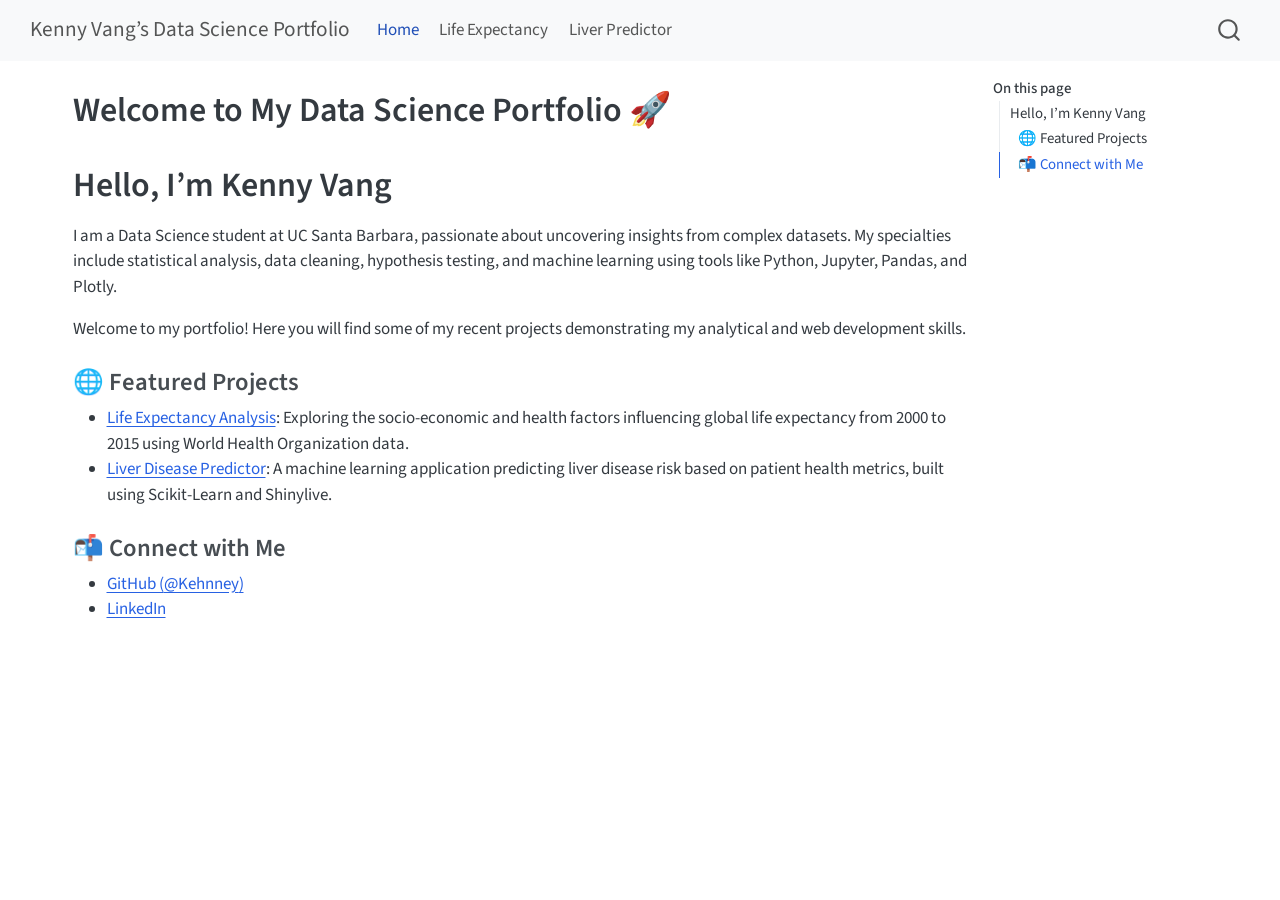
<file: docs/index.html>
<!DOCTYPE html>
<html xmlns="http://www.w3.org/1999/xhtml" lang="en" xml:lang="en"><head>

<meta charset="utf-8">
<meta name="generator" content="quarto-1.9.37">

<meta name="viewport" content="width=device-width, initial-scale=1.0, user-scalable=yes">


<title>Welcome to My Data Science Portfolio 🚀 – Kenny Vang’s Data Science Portfolio</title>
<style>
/* Default styles provided by pandoc.
** See https://pandoc.org/MANUAL.html#variables-for-html for config info.
*/
code{white-space: pre-wrap;}
span.smallcaps{font-variant: small-caps;}
div.columns{display: flex; gap: min(4vw, 1.5em);}
div.column{flex: auto; overflow-x: auto;}
div.hanging-indent{margin-left: 1.5em; text-indent: -1.5em;}
ul.task-list{list-style: none;}
ul.task-list li input[type="checkbox"] {
  width: 0.8em;
  margin: 0 0.8em 0.2em -1em; /* quarto-specific, see https://github.com/quarto-dev/quarto-cli/issues/4556 */ 
  vertical-align: middle;
}
</style>


<script src="site_libs/quarto-nav/quarto-nav.js"></script>
<script src="site_libs/quarto-nav/headroom.min.js"></script>
<script src="site_libs/clipboard/clipboard.min.js"></script>
<script src="site_libs/quarto-search/autocomplete.umd.js"></script>
<script src="site_libs/quarto-search/fuse.min.js"></script>
<script src="site_libs/quarto-search/quarto-search.js"></script>
<meta name="quarto:offset" content="./">
<script src="site_libs/quarto-html/quarto.js" type="module"></script>
<script src="site_libs/quarto-html/tabsets/tabsets.js" type="module"></script>
<script src="site_libs/quarto-html/popper.min.js"></script>
<script src="site_libs/quarto-html/tippy.umd.min.js"></script>
<script src="site_libs/quarto-html/anchor.min.js"></script>
<link href="site_libs/quarto-html/tippy.css" rel="stylesheet">
<link href="site_libs/quarto-html/quarto-syntax-highlighting-7f8f88aac4f3542376d5c11b86a4c14d.css" rel="stylesheet" id="quarto-text-highlighting-styles">
<script src="site_libs/bootstrap/bootstrap.min.js"></script>
<link href="site_libs/bootstrap/bootstrap-icons.css" rel="stylesheet">
<link href="site_libs/bootstrap/bootstrap-158031087360bce0ff56dc785ce39e06.min.css" rel="stylesheet" append-hash="true" id="quarto-bootstrap" data-mode="light">
<script id="quarto-search-options" type="application/json">{
  "location": "navbar",
  "copy-button": false,
  "collapse-after": 3,
  "panel-placement": "end",
  "type": "overlay",
  "limit": 50,
  "keyboard-shortcut": [
    "f",
    "/",
    "s"
  ],
  "show-item-context": false,
  "language": {
    "search-no-results-text": "No results",
    "search-matching-documents-text": "matching documents",
    "search-copy-link-title": "Copy link to search",
    "search-hide-matches-text": "Hide additional matches",
    "search-more-match-text": "more match in this document",
    "search-more-matches-text": "more matches in this document",
    "search-clear-button-title": "Clear",
    "search-text-placeholder": "",
    "search-detached-cancel-button-title": "Cancel",
    "search-submit-button-title": "Submit",
    "search-label": "Search"
  }
}</script>


<link rel="stylesheet" href="styles.css">
</head>

<body class="nav-fixed quarto-light">

<div id="quarto-search-results"></div>
  <header id="quarto-header" class="headroom fixed-top">
    <nav class="navbar navbar-expand-lg " data-bs-theme="dark">
      <div class="navbar-container container-fluid">
      <div class="navbar-brand-container mx-auto">
    <a class="navbar-brand" href="./index.html">
    <span class="navbar-title">Kenny Vang’s Data Science Portfolio</span>
    </a>
  </div>
            <div id="quarto-search" class="" title="Search"></div>
          <button class="navbar-toggler" type="button" data-bs-toggle="collapse" data-bs-target="#navbarCollapse" aria-controls="navbarCollapse" role="menu" aria-expanded="false" aria-label="Toggle navigation" onclick="if (window.quartoToggleHeadroom) { window.quartoToggleHeadroom(); }">
  <span class="navbar-toggler-icon"></span>
</button>
          <div class="collapse navbar-collapse" id="navbarCollapse">
            <ul class="navbar-nav navbar-nav-scroll me-auto">
  <li class="nav-item">
    <a class="nav-link active" href="./index.html" aria-current="page"> 
<span class="menu-text">Home</span></a>
  </li>  
  <li class="nav-item">
    <a class="nav-link" href="./life_expectancy.html"> 
<span class="menu-text">Life Expectancy</span></a>
  </li>  
  <li class="nav-item">
    <a class="nav-link" href="./liver_disease.html"> 
<span class="menu-text">Liver Predictor</span></a>
  </li>  
</ul>
          </div> <!-- /navcollapse -->
            <div class="quarto-navbar-tools">
</div>
      </div> <!-- /container-fluid -->
    </nav>
</header>
<!-- content -->
<div id="quarto-content" class="quarto-container page-columns page-rows-contents page-layout-full page-navbar">
<!-- sidebar -->
<!-- margin-sidebar -->
    <div id="quarto-margin-sidebar" class="sidebar margin-sidebar">
        <nav id="TOC" role="doc-toc" class="toc-active">
    <h2 id="toc-title">On this page</h2>
   
  <ul>
  <li><a href="#hello-im-kenny-vang" id="toc-hello-im-kenny-vang" class="nav-link active" data-scroll-target="#hello-im-kenny-vang">Hello, I’m Kenny Vang</a>
  <ul class="collapse">
  <li><a href="#featured-projects" id="toc-featured-projects" class="nav-link" data-scroll-target="#featured-projects">🌐 Featured Projects</a></li>
  <li><a href="#connect-with-me" id="toc-connect-with-me" class="nav-link" data-scroll-target="#connect-with-me">📬 Connect with Me</a></li>
  </ul></li>
  </ul>
</nav>
    </div>
<!-- main -->
<main class="content column-page-left" id="quarto-document-content">

<header id="title-block-header" class="quarto-title-block default">
<div class="quarto-title">
<h1 class="title">Welcome to My Data Science Portfolio 🚀</h1>
</div>



<div class="quarto-title-meta column-page-left">

    
  
    
  </div>
  


</header>


<section id="hello-im-kenny-vang" class="level1">
<h1>Hello, I’m Kenny Vang</h1>
<p>I am a Data Science student at UC Santa Barbara, passionate about uncovering insights from complex datasets. My specialties include statistical analysis, data cleaning, hypothesis testing, and machine learning using tools like Python, Jupyter, Pandas, and Plotly.</p>
<p>Welcome to my portfolio! Here you will find some of my recent projects demonstrating my analytical and web development skills.</p>
<section id="featured-projects" class="level3">
<h3 class="anchored" data-anchor-id="featured-projects">🌐 Featured Projects</h3>
<ul>
<li><strong><a href="./life_expectancy.html">Life Expectancy Analysis</a></strong>: Exploring the socio-economic and health factors influencing global life expectancy from 2000 to 2015 using World Health Organization data.</li>
<li><strong><a href="./liver_disease.html">Liver Disease Predictor</a></strong>: A machine learning application predicting liver disease risk based on patient health metrics, built using Scikit-Learn and Shinylive.</li>
</ul>
</section>
<section id="connect-with-me" class="level3">
<h3 class="anchored" data-anchor-id="connect-with-me">📬 Connect with Me</h3>
<ul>
<li><a href="https://github.com/Kehnney">GitHub (<span class="citation" data-cites="Kehnney">@Kehnney</span>)</a></li>
<li><a href="https://linkedin.com">LinkedIn</a></li>
</ul>


</section>
</section>

</main> <!-- /main -->
<script id="quarto-html-after-body" type="application/javascript">
  window.document.addEventListener("DOMContentLoaded", function (event) {
    const icon = "";
    const anchorJS = new window.AnchorJS();
    anchorJS.options = {
      placement: 'right',
      icon: icon
    };
    anchorJS.add('.anchored');
    const isCodeAnnotation = (el) => {
      for (const clz of el.classList) {
        if (clz.startsWith('code-annotation-')) {                     
          return true;
        }
      }
      return false;
    }
    const onCopySuccess = function(e) {
      // button target
      const button = e.trigger;
      // don't keep focus
      button.blur();
      // flash "checked"
      button.classList.add('code-copy-button-checked');
      var currentTitle = button.getAttribute("title");
      button.setAttribute("title", "Copied!");
      let tooltip;
      if (window.bootstrap) {
        button.setAttribute("data-bs-toggle", "tooltip");
        button.setAttribute("data-bs-placement", "left");
        button.setAttribute("data-bs-title", "Copied!");
        tooltip = new bootstrap.Tooltip(button, 
          { trigger: "manual", 
            customClass: "code-copy-button-tooltip",
            offset: [0, -8]});
        tooltip.show();    
      }
      setTimeout(function() {
        if (tooltip) {
          tooltip.hide();
          button.removeAttribute("data-bs-title");
          button.removeAttribute("data-bs-toggle");
          button.removeAttribute("data-bs-placement");
        }
        button.setAttribute("title", currentTitle);
        button.classList.remove('code-copy-button-checked');
      }, 1000);
      // clear code selection
      e.clearSelection();
    }
    const getTextToCopy = function(trigger) {
      const outerScaffold = trigger.parentElement.cloneNode(true);
      const codeEl = outerScaffold.querySelector('code');
      for (const childEl of codeEl.children) {
        if (isCodeAnnotation(childEl)) {
          childEl.remove();
        }
      }
      return codeEl.innerText;
    }
    const clipboard = new window.ClipboardJS('.code-copy-button:not([data-in-quarto-modal])', {
      text: getTextToCopy
    });
    clipboard.on('success', onCopySuccess);
    if (window.document.getElementById('quarto-embedded-source-code-modal')) {
      const clipboardModal = new window.ClipboardJS('.code-copy-button[data-in-quarto-modal]', {
        text: getTextToCopy,
        container: window.document.getElementById('quarto-embedded-source-code-modal')
      });
      clipboardModal.on('success', onCopySuccess);
    }
      var localhostRegex = new RegExp(/^(?:http|https):\/\/localhost\:?[0-9]*\//);
      var mailtoRegex = new RegExp(/^mailto:/);
        var filterRegex = new RegExp('/' + window.location.host + '/');
      var isInternal = (href) => {
          return filterRegex.test(href) || localhostRegex.test(href) || mailtoRegex.test(href);
      }
      // Inspect non-navigation links and adorn them if external
     var links = window.document.querySelectorAll('a[href]:not(.nav-link):not(.navbar-brand):not(.toc-action):not(.sidebar-link):not(.sidebar-item-toggle):not(.pagination-link):not(.no-external):not([aria-hidden]):not(.dropdown-item):not(.quarto-navigation-tool):not(.about-link)');
      for (var i=0; i<links.length; i++) {
        const link = links[i];
        if (!isInternal(link.href)) {
          // undo the damage that might have been done by quarto-nav.js in the case of
          // links that we want to consider external
          if (link.dataset.originalHref !== undefined) {
            link.href = link.dataset.originalHref;
          }
        }
      }
    function tippyHover(el, contentFn, onTriggerFn, onUntriggerFn) {
      const config = {
        allowHTML: true,
        maxWidth: 500,
        delay: 100,
        arrow: false,
        appendTo: function(el) {
            return el.parentElement;
        },
        interactive: true,
        interactiveBorder: 10,
        theme: 'quarto',
        placement: 'bottom-start',
      };
      if (contentFn) {
        config.content = contentFn;
      }
      if (onTriggerFn) {
        config.onTrigger = onTriggerFn;
      }
      if (onUntriggerFn) {
        config.onUntrigger = onUntriggerFn;
      }
      window.tippy(el, config); 
    }
    const noterefs = window.document.querySelectorAll('a[role="doc-noteref"]');
    for (var i=0; i<noterefs.length; i++) {
      const ref = noterefs[i];
      tippyHover(ref, function() {
        // use id or data attribute instead here
        let href = ref.getAttribute('data-footnote-href') || ref.getAttribute('href');
        try { href = new URL(href).hash; } catch {}
        const id = href.replace(/^#\/?/, "");
        const note = window.document.getElementById(id);
        if (note) {
          return note.innerHTML;
        } else {
          return "";
        }
      });
    }
    const xrefs = window.document.querySelectorAll('a.quarto-xref');
    const processXRef = (id, note) => {
      // Strip column container classes
      const stripColumnClz = (el) => {
        el.classList.remove("page-full", "page-columns");
        if (el.children) {
          for (const child of el.children) {
            stripColumnClz(child);
          }
        }
      }
      stripColumnClz(note)
      if (id === null || id.startsWith('sec-')) {
        // Special case sections, only their first couple elements
        const container = document.createElement("div");
        if (note.children && note.children.length > 2) {
          container.appendChild(note.children[0].cloneNode(true));
          for (let i = 1; i < note.children.length; i++) {
            const child = note.children[i];
            if (child.tagName === "P" && child.innerText === "") {
              continue;
            } else {
              container.appendChild(child.cloneNode(true));
              break;
            }
          }
          if (window.Quarto?.typesetMath) {
            window.Quarto.typesetMath(container);
          }
          return container.innerHTML
        } else {
          if (window.Quarto?.typesetMath) {
            window.Quarto.typesetMath(note);
          }
          return note.innerHTML;
        }
      } else {
        // Remove any anchor links if they are present
        const anchorLink = note.querySelector('a.anchorjs-link');
        if (anchorLink) {
          anchorLink.remove();
        }
        if (window.Quarto?.typesetMath) {
          window.Quarto.typesetMath(note);
        }
        if (note.classList.contains("callout")) {
          return note.outerHTML;
        } else {
          return note.innerHTML;
        }
      }
    }
    for (var i=0; i<xrefs.length; i++) {
      const xref = xrefs[i];
      tippyHover(xref, undefined, function(instance) {
        instance.disable();
        let url = xref.getAttribute('href');
        let hash = undefined; 
        if (url.startsWith('#')) {
          hash = url;
        } else {
          try { hash = new URL(url).hash; } catch {}
        }
        if (hash) {
          const id = hash.replace(/^#\/?/, "");
          const note = window.document.getElementById(id);
          if (note !== null) {
            try {
              const html = processXRef(id, note.cloneNode(true));
              instance.setContent(html);
            } finally {
              instance.enable();
              instance.show();
            }
          } else {
            // See if we can fetch this
            fetch(url.split('#')[0])
            .then(res => res.text())
            .then(html => {
              const parser = new DOMParser();
              const htmlDoc = parser.parseFromString(html, "text/html");
              const note = htmlDoc.getElementById(id);
              if (note !== null) {
                const html = processXRef(id, note);
                instance.setContent(html);
              } 
            }).finally(() => {
              instance.enable();
              instance.show();
            });
          }
        } else {
          // See if we can fetch a full url (with no hash to target)
          // This is a special case and we should probably do some content thinning / targeting
          fetch(url)
          .then(res => res.text())
          .then(html => {
            const parser = new DOMParser();
            const htmlDoc = parser.parseFromString(html, "text/html");
            const note = htmlDoc.querySelector('main.content');
            if (note !== null) {
              // This should only happen for chapter cross references
              // (since there is no id in the URL)
              // remove the first header
              if (note.children.length > 0 && note.children[0].tagName === "HEADER") {
                note.children[0].remove();
              }
              const html = processXRef(null, note);
              instance.setContent(html);
            } 
          }).finally(() => {
            instance.enable();
            instance.show();
          });
        }
      }, function(instance) {
      });
    }
        let selectedAnnoteEl;
        const selectorForAnnotation = ( cell, annotation) => {
          let cellAttr = 'data-code-cell="' + cell + '"';
          let lineAttr = 'data-code-annotation="' +  annotation + '"';
          const selector = 'span[' + cellAttr + '][' + lineAttr + ']';
          return selector;
        }
        const selectCodeLines = (annoteEl) => {
          const doc = window.document;
          const targetCell = annoteEl.getAttribute("data-target-cell");
          const targetAnnotation = annoteEl.getAttribute("data-target-annotation");
          const annoteSpan = window.document.querySelector(selectorForAnnotation(targetCell, targetAnnotation));
          const lines = annoteSpan.getAttribute("data-code-lines").split(",");
          const lineIds = lines.map((line) => {
            return targetCell + "-" + line;
          })
          let top = null;
          let height = null;
          let parent = null;
          if (lineIds.length > 0) {
              //compute the position of the single el (top and bottom and make a div)
              const el = window.document.getElementById(lineIds[0]);
              top = el.offsetTop;
              height = el.offsetHeight;
              parent = el.parentElement.parentElement;
            if (lineIds.length > 1) {
              const lastEl = window.document.getElementById(lineIds[lineIds.length - 1]);
              const bottom = lastEl.offsetTop + lastEl.offsetHeight;
              height = bottom - top;
            }
            if (top !== null && height !== null && parent !== null) {
              // cook up a div (if necessary) and position it 
              let div = window.document.getElementById("code-annotation-line-highlight");
              if (div === null) {
                div = window.document.createElement("div");
                div.setAttribute("id", "code-annotation-line-highlight");
                div.style.position = 'absolute';
                parent.appendChild(div);
              }
              div.style.top = top - 2 + "px";
              div.style.height = height + 4 + "px";
              div.style.left = 0;
              let gutterDiv = window.document.getElementById("code-annotation-line-highlight-gutter");
              if (gutterDiv === null) {
                gutterDiv = window.document.createElement("div");
                gutterDiv.setAttribute("id", "code-annotation-line-highlight-gutter");
                gutterDiv.style.position = 'absolute';
                const codeCell = window.document.getElementById(targetCell);
                const gutter = codeCell.querySelector('.code-annotation-gutter');
                gutter.appendChild(gutterDiv);
              }
              gutterDiv.style.top = top - 2 + "px";
              gutterDiv.style.height = height + 4 + "px";
            }
            selectedAnnoteEl = annoteEl;
          }
        };
        const unselectCodeLines = () => {
          const elementsIds = ["code-annotation-line-highlight", "code-annotation-line-highlight-gutter"];
          elementsIds.forEach((elId) => {
            const div = window.document.getElementById(elId);
            if (div) {
              div.remove();
            }
          });
          selectedAnnoteEl = undefined;
        };
          // Handle positioning of the toggle
      window.addEventListener(
        "resize",
        throttle(() => {
          elRect = undefined;
          if (selectedAnnoteEl) {
            selectCodeLines(selectedAnnoteEl);
          }
        }, 10)
      );
      function throttle(fn, ms) {
      let throttle = false;
      let timer;
        return (...args) => {
          if(!throttle) { // first call gets through
              fn.apply(this, args);
              throttle = true;
          } else { // all the others get throttled
              if(timer) clearTimeout(timer); // cancel #2
              timer = setTimeout(() => {
                fn.apply(this, args);
                timer = throttle = false;
              }, ms);
          }
        };
      }
        // Attach click handler to the DT
        const annoteDls = window.document.querySelectorAll('dt[data-target-cell]');
        for (const annoteDlNode of annoteDls) {
          annoteDlNode.addEventListener('click', (event) => {
            const clickedEl = event.target;
            if (clickedEl !== selectedAnnoteEl) {
              unselectCodeLines();
              const activeEl = window.document.querySelector('dt[data-target-cell].code-annotation-active');
              if (activeEl) {
                activeEl.classList.remove('code-annotation-active');
              }
              selectCodeLines(clickedEl);
              clickedEl.classList.add('code-annotation-active');
            } else {
              // Unselect the line
              unselectCodeLines();
              clickedEl.classList.remove('code-annotation-active');
            }
          });
        }
    const findCites = (el) => {
      const parentEl = el.parentElement;
      if (parentEl) {
        const cites = parentEl.dataset.cites;
        if (cites) {
          return {
            el,
            cites: cites.split(' ')
          };
        } else {
          return findCites(el.parentElement)
        }
      } else {
        return undefined;
      }
    };
    var bibliorefs = window.document.querySelectorAll('a[role="doc-biblioref"]');
    for (var i=0; i<bibliorefs.length; i++) {
      const ref = bibliorefs[i];
      const citeInfo = findCites(ref);
      if (citeInfo) {
        tippyHover(citeInfo.el, function() {
          var popup = window.document.createElement('div');
          citeInfo.cites.forEach(function(cite) {
            var citeDiv = window.document.createElement('div');
            citeDiv.classList.add('hanging-indent');
            citeDiv.classList.add('csl-entry');
            var biblioDiv = window.document.getElementById('ref-' + cite);
            if (biblioDiv) {
              citeDiv.innerHTML = biblioDiv.innerHTML;
            }
            popup.appendChild(citeDiv);
          });
          return popup.innerHTML;
        });
      }
    }
  });
  </script>
</div> <!-- /content -->




</body></html>
</file>
<file: docs/site_libs/quarto-html/tippy.css>
.tippy-box[data-animation=fade][data-state=hidden]{opacity:0}[data-tippy-root]{max-width:calc(100vw - 10px)}.tippy-box{position:relative;background-color:#333;color:#fff;border-radius:4px;font-size:14px;line-height:1.4;white-space:normal;outline:0;transition-property:transform,visibility,opacity}.tippy-box[data-placement^=top]>.tippy-arrow{bottom:0}.tippy-box[data-placement^=top]>.tippy-arrow:before{bottom:-7px;left:0;border-width:8px 8px 0;border-top-color:initial;transform-origin:center top}.tippy-box[data-placement^=bottom]>.tippy-arrow{top:0}.tippy-box[data-placement^=bottom]>.tippy-arrow:before{top:-7px;left:0;border-width:0 8px 8px;border-bottom-color:initial;transform-origin:center bottom}.tippy-box[data-placement^=left]>.tippy-arrow{right:0}.tippy-box[data-placement^=left]>.tippy-arrow:before{border-width:8px 0 8px 8px;border-left-color:initial;right:-7px;transform-origin:center left}.tippy-box[data-placement^=right]>.tippy-arrow{left:0}.tippy-box[data-placement^=right]>.tippy-arrow:before{left:-7px;border-width:8px 8px 8px 0;border-right-color:initial;transform-origin:center right}.tippy-box[data-inertia][data-state=visible]{transition-timing-function:cubic-bezier(.54,1.5,.38,1.11)}.tippy-arrow{width:16px;height:16px;color:#333}.tippy-arrow:before{content:"";position:absolute;border-color:transparent;border-style:solid}.tippy-content{position:relative;padding:5px 9px;z-index:1}
</file>
<file: docs/site_libs/quarto-html/quarto-syntax-highlighting-7f8f88aac4f3542376d5c11b86a4c14d.css>
/* quarto syntax highlight colors */
:root {
  --quarto-hl-ot-color: #003B4F;
  --quarto-hl-at-color: #657422;
  --quarto-hl-ss-color: #20794D;
  --quarto-hl-an-color: #5E5E5E;
  --quarto-hl-fu-color: #4758AB;
  --quarto-hl-st-color: #20794D;
  --quarto-hl-cf-color: #003B4F;
  --quarto-hl-op-color: #5E5E5E;
  --quarto-hl-er-color: #AD0000;
  --quarto-hl-bn-color: #AD0000;
  --quarto-hl-al-color: #AD0000;
  --quarto-hl-va-color: #111111;
  --quarto-hl-bu-color: inherit;
  --quarto-hl-ex-color: inherit;
  --quarto-hl-pp-color: #AD0000;
  --quarto-hl-in-color: #5E5E5E;
  --quarto-hl-vs-color: #20794D;
  --quarto-hl-wa-color: #5E5E5E;
  --quarto-hl-do-color: #5E5E5E;
  --quarto-hl-im-color: #00769E;
  --quarto-hl-ch-color: #20794D;
  --quarto-hl-dt-color: #AD0000;
  --quarto-hl-fl-color: #AD0000;
  --quarto-hl-co-color: #5E5E5E;
  --quarto-hl-cv-color: #5E5E5E;
  --quarto-hl-cn-color: #8f5902;
  --quarto-hl-sc-color: #5E5E5E;
  --quarto-hl-dv-color: #AD0000;
  --quarto-hl-kw-color: #003B4F;
}

/* other quarto variables */
:root {
  --quarto-font-monospace: SFMono-Regular, Menlo, Monaco, Consolas, "Liberation Mono", "Courier New", monospace;
}

/* syntax highlight based on Pandoc's rules */
pre > code.sourceCode > span {
  color: #003B4F;
}

code.sourceCode > span {
  color: #003B4F;
}

div.sourceCode,
div.sourceCode pre.sourceCode {
  color: #003B4F;
}

/* Normal */
code span {
  color: #003B4F;
}

/* Alert */
code span.al {
  color: #AD0000;
  font-style: inherit;
}

/* Annotation */
code span.an {
  color: #5E5E5E;
  font-style: inherit;
}

/* Attribute */
code span.at {
  color: #657422;
  font-style: inherit;
}

/* BaseN */
code span.bn {
  color: #AD0000;
  font-style: inherit;
}

/* BuiltIn */
code span.bu {
  font-style: inherit;
}

/* ControlFlow */
code span.cf {
  color: #003B4F;
  font-weight: bold;
  font-style: inherit;
}

/* Char */
code span.ch {
  color: #20794D;
  font-style: inherit;
}

/* Constant */
code span.cn {
  color: #8f5902;
  font-style: inherit;
}

/* Comment */
code span.co {
  color: #5E5E5E;
  font-style: inherit;
}

/* CommentVar */
code span.cv {
  color: #5E5E5E;
  font-style: italic;
}

/* Documentation */
code span.do {
  color: #5E5E5E;
  font-style: italic;
}

/* DataType */
code span.dt {
  color: #AD0000;
  font-style: inherit;
}

/* DecVal */
code span.dv {
  color: #AD0000;
  font-style: inherit;
}

/* Error */
code span.er {
  color: #AD0000;
  font-style: inherit;
}

/* Extension */
code span.ex {
  font-style: inherit;
}

/* Float */
code span.fl {
  color: #AD0000;
  font-style: inherit;
}

/* Function */
code span.fu {
  color: #4758AB;
  font-style: inherit;
}

/* Import */
code span.im {
  color: #00769E;
  font-style: inherit;
}

/* Information */
code span.in {
  color: #5E5E5E;
  font-style: inherit;
}

/* Keyword */
code span.kw {
  color: #003B4F;
  font-weight: bold;
  font-style: inherit;
}

/* Operator */
code span.op {
  color: #5E5E5E;
  font-style: inherit;
}

/* Other */
code span.ot {
  color: #003B4F;
  font-style: inherit;
}

/* Preprocessor */
code span.pp {
  color: #AD0000;
  font-style: inherit;
}

/* SpecialChar */
code span.sc {
  color: #5E5E5E;
  font-style: inherit;
}

/* SpecialString */
code span.ss {
  color: #20794D;
  font-style: inherit;
}

/* String */
code span.st {
  color: #20794D;
  font-style: inherit;
}

/* Variable */
code span.va {
  color: #111111;
  font-style: inherit;
}

/* VerbatimString */
code span.vs {
  color: #20794D;
  font-style: inherit;
}

/* Warning */
code span.wa {
  color: #5E5E5E;
  font-style: italic;
}

.prevent-inlining {
  content: "</";
}

/*# sourceMappingURL=789ad8cd35626ba772517505b42a116e.css.map */
</file>
<file: docs/styles.css>
/* Custom CSS for the Portfolio Website */
/* You can add your own custom website colors and fonts here later! */
</file>
